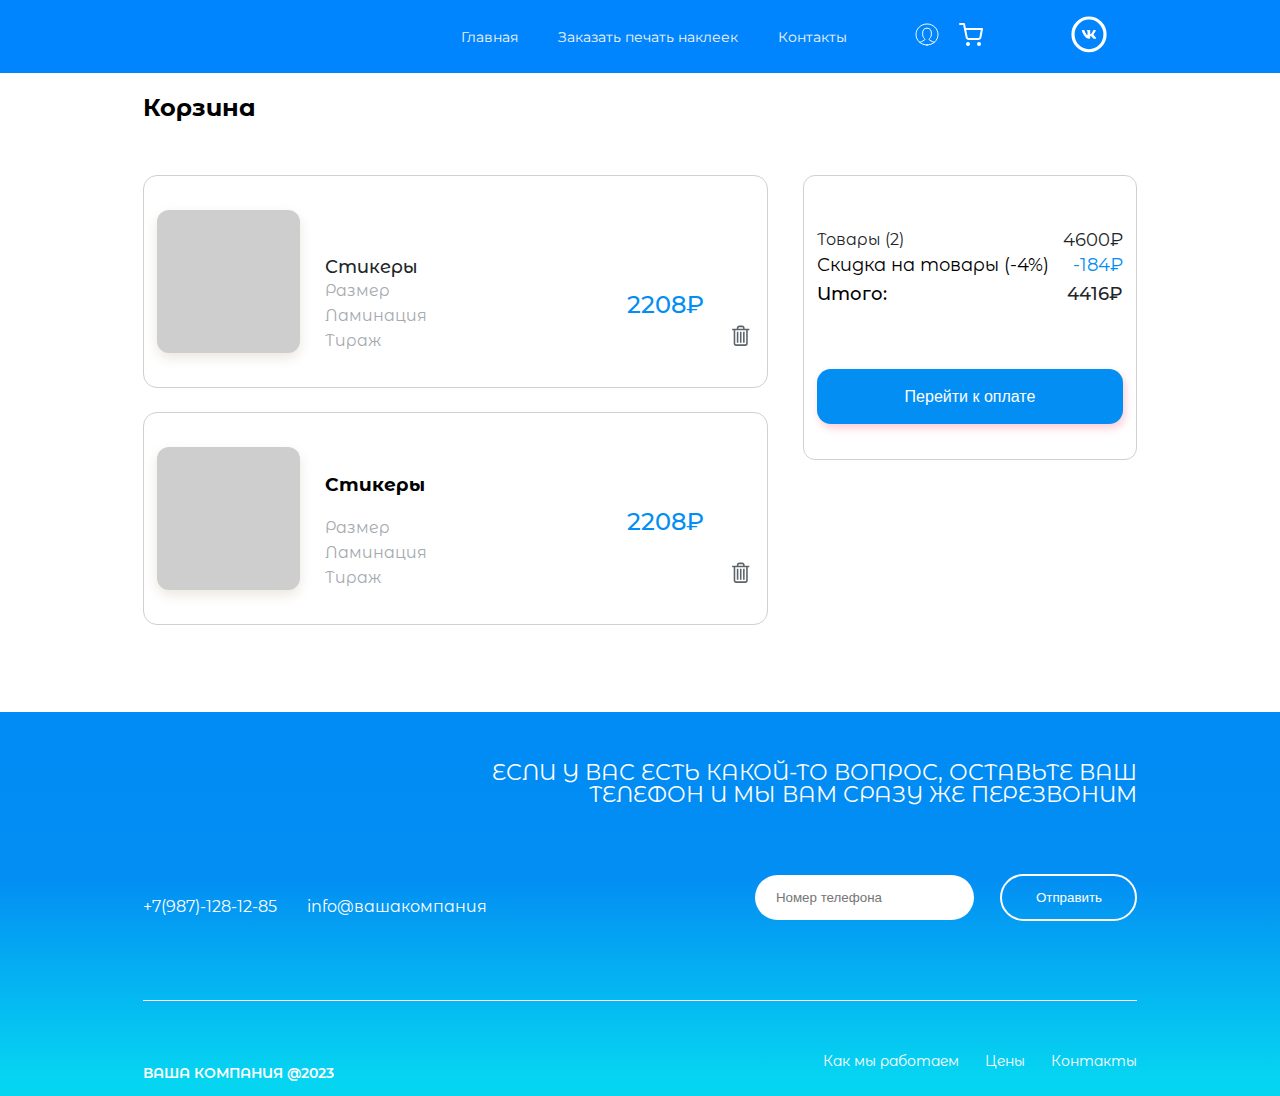
<file: basket.html>
<!DOCTYPE html>
<html lang="ru">

<head>
    <meta charset="UTF-8" />
    <meta name="viewport" content="width=device-widtch, initial-scale=1.0" />
    <meta name="keywords" content="ключевые слова" />
    <meta name="description" content="описание" />
    <meta name="author" content="Mikhail" />
    <link rel="preconnect" href="https://fonts.googleapis.com" />
    <link rel="preconnect" href="https://fonts.gstatic.com" crossorigin />
    <link rel="preconnect" href="https://fonts.googleapis.com">
    <link rel="preconnect" href="https://fonts.gstatic.com" crossorigin>
    <link href="https://fonts.googleapis.com/css2?family=Montserrat+Alternates:wght@400;500;600;700&family=Montserrat:wght@700&display=swap" rel="stylesheet">
    <link rel="stylesheet" href="https://cdn.jsdelivr.net/npm/swiper@9/swiper-bundle.min.css" />
    <link rel="stylesheet" href="./css/style.css" />
    <title>название</title>
</head>

<body class="page">
    <header class="header">
        <div class="container">
            <div id="menuToggle">
                <input type="checkbox" />
                <span></span>
                <span></span>
                <span></span>
                <ul id="menu">
                    <a href="#">
                        <li>Home</li>
                    </a>
                    <a href="#">
                        <li>About</li>
                    </a>
                    <a href="#">
                        <li>Info</li>
                    </a>
                    <a href="#">
                        <li>Contact</li>
                    </a>
                    <a href="https://erikterwan.com/" target="_blank">
                        <li>Show me more</li>
                    </a>
                </ul>
            </div>
            <nav class="header__nav">
                <ul class="site__navigation">
                    <li class="site__navigation--item">
                        <a href="#" class="site__navigation--link">Главная</a>
                    </li>
                    <li class="site__navigation--item">
                        <a href="order.html" class="site__navigation--link">Заказать печать наклеек</a>
                    </li>

                    <li class="site__navigation--item">
                        <a href="contacts.html" class="site__navigation--link">Контакты</a>
                    </li>
                </ul>
                <ul class="header__contact--register">
                    <li class="header__contact--list">
                        <a href="user.html" class="header__contact--user"><img src="./images/profile.svg" alt="профиль"></li>
                    <li class="header__contact--list">
                        <a href="basket.html" class="header__contact--user"><img src="./images/basket.svg" alt="корзина"></li>
                </ul>
                <ul class="header__contacts--social">
                    <li class="header__contacts--item">
                        <a href="#" class="header__contacts--link"><img src="./images/vk.svg" alt="Vkontakte" class="header__contacts--img" /></a>
                    </li>
                </ul>
                <button class="header__btn">Заказать звонок</button>
                <div class="menu-burger__header">
                    <span></span>
                </div>
            </nav>
        </div>
    </header>
    <main>
        <section class="basket">
            <div class="container">
                <h2 class="basket__title">Корзина</h2>
                <div class="basket__inner">
                    <div class="basket__list">
                        <div class="basket__item">
                            <div class="basket__foto"></div>
                            <div class="basket__discription">
                                <div class="basket__discription-list">
                                    <h3 class=basket__discription-title ">Стикеры</h3>
                        <p class="basket__discription-text ">Размер</p>
                        <p class="basket__discription-text ">Ламинация</p>
                        <p class="basket__discription-text ">Тираж</p>
                    </div>                   
                    <div class="basket__order ">2208₽</div>
                    </div>
                    <div class="basket__img "><a href="# "><img src="./images/basket_1.svg " alt="корзина "></a></div>
                </div>
                <div class="basket__item ">
                    <div class="basket__foto "></div>
                    <div class="basket__discription ">
                        <div class="basket__discription-list ">
                        <h3 class=basket__discription-title">Стикеры</h3>
                                    <p class="basket__discription-text">Размер</p>
                                    <p class="basket__discription-text">Ламинация</p>
                                    <p class="basket__discription-text">Тираж</p>
                                </div>
                                <div class="basket__order">2208₽</div>
                            </div>
                            <div class="basket__img">
                                <a href="#"><img src="./images/basket_1.svg" alt="корзина"></a>
                            </div>
                        </div>
                    </div>
                    <div class="basket__box">
                        <div class="basket__box-inner">
                            <ul class="basket__box-item">
                                <li class="box__item-list">
                                    <h4 class="basket__box-subtitle">Товары (2) </h4>
                                    <p class="basket__box-text">4600₽</p>
                                </li>
                                <li class="box__item-list">
                                    <h4 class="basket__box-title">Скидка на товары (-4%) </h4>
                                    <p class="basket__box-text basket__box-text-color"> -184₽</p>
                                </li>
                                <li class="box__item-list">
                                    <h4 class="basket__box-title basket__box-title-bold">Итого: </h4>
                                    <p class="basket__box-text basket__box-title-bold"> 4416₽</p>
                                </li>
                            </ul>
                            <button class="basket__btn">Перейти к оплате</button>
                        </div>
                    </div>
                </div>
            </div>
        </section>
    </main>
    <footer class="footer">
        <div class="container">
            <div class="footer__wrap">
                <div class="footer__wrap-contact">
                    <ul class="footer__list">
                        <li class="footer__item"><a href="tel:+79871281285" class="footer__caal">+7(987)-128-12-85</a></li>
                        <li class="footer_item"><a href=" mailto:info@вашакомпания" class="footer__mail">info@вашакомпания</a></li>
                    </ul>
                </div>
                <div class="form__wrap-form">
                    <h2 class="footer__title">ЕСЛИ У ВАС ЕСТЬ КАКОЙ-ТО ВОПРОС, ОСТАВЬТЕ ВАШ ТЕЛЕФОН И МЫ ВАМ СРАЗУ ЖЕ ПЕРЕЗВОНИМ</h2>
                    <form class="form__box-tel" method="post">
                        <input name="phone" class="form__box-number" type="tel" pattern="[0-9]{1}-[0-9]{3}-[0-9]{3}" placeholder="Номер телефона">
                        <input name="phone_submit" class="form__box-btn" type="submit" value="Отправить">
                    </form>
                </div>
            </div>
            <div class="footer__copy-link">
                <div class="footer__copyright">
                    <p class="footer__copyright-text">ВАША КОМПАНИЯ @2023</p>
                </div>

                <ul class="footer__item">
                    <li><a href="#" class="footer-items-link">Как мы работаем</a></li>
                    <li><a href="#" class="footer-items-link">Цены</a></li>
                    <li><a href="#" class="footer-items-link">Контакты</a></li>
                </ul>
            </div>
        </div>
    </footer>
    <script src="https://cdn.jsdelivr.net/npm/swiper@9/swiper-bundle.min.js"></script>
    <script src="http://ajax.googleapis.com/ajax/libs/jquery/1.11.0/jquery.min.js"></script>
    <script src="js/main.js"></script>
    <script src="js/script.js"></script>
    <script src="js/form.js"></script>
</body>

</html>
</file>
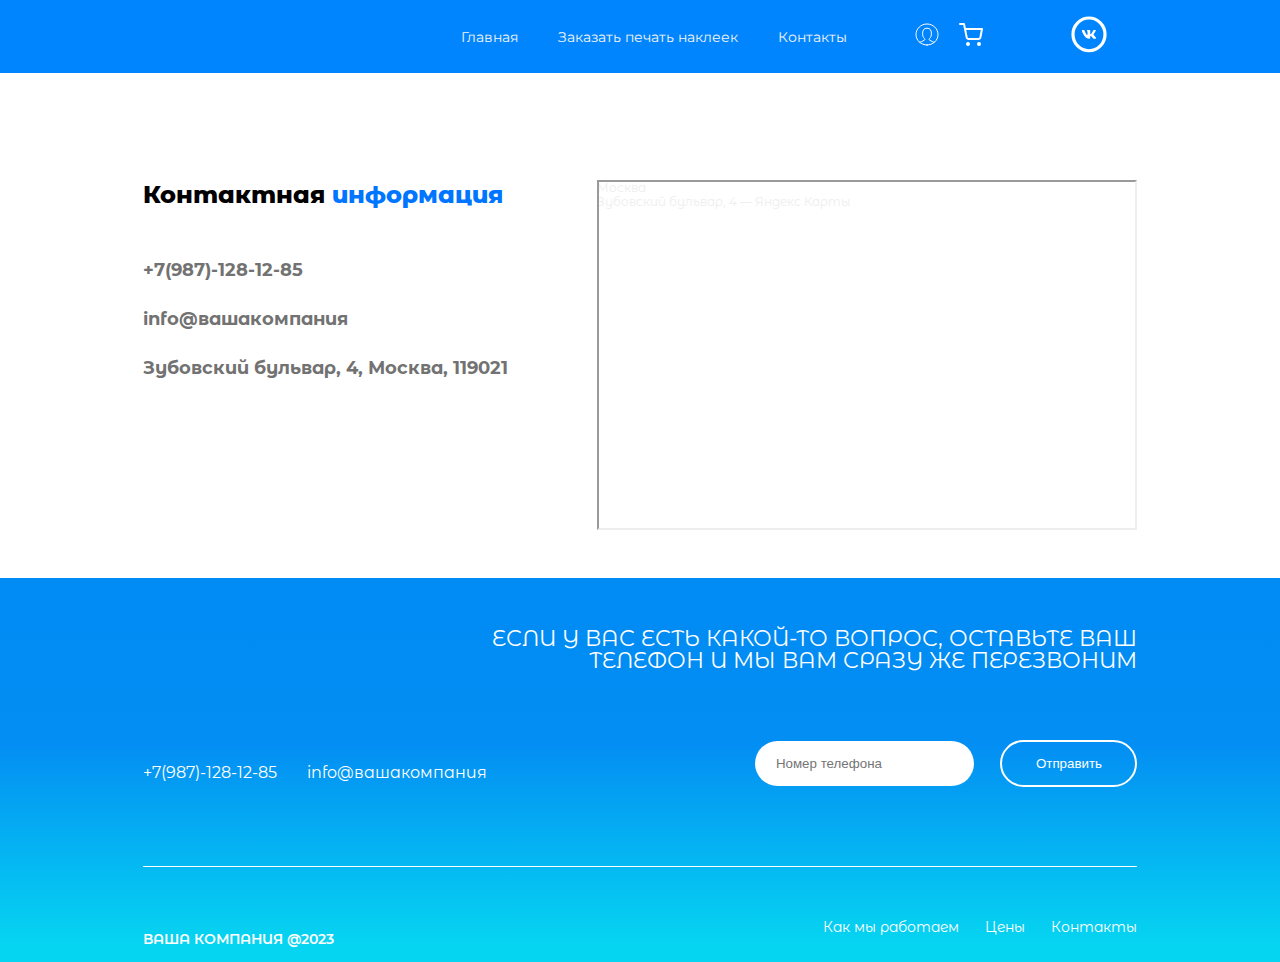
<file: contacts.html>
<!DOCTYPE html>
<html lang="ru">

<head>
    <meta charset="UTF-8" />
    <meta name="viewport" content="width=device-widtch, initial-scale=1.0" />
    <meta name="keywords" content="ключевые слова" />
    <meta name="description" content="описание" />
    <meta name="author" content="Mikhail" />
    <link rel="preconnect" href="https://fonts.googleapis.com" />
    <link rel="preconnect" href="https://fonts.gstatic.com" crossorigin />
    <link rel="preconnect" href="https://fonts.googleapis.com">
    <link rel="preconnect" href="https://fonts.gstatic.com" crossorigin>
    <link href="https://fonts.googleapis.com/css2?family=Montserrat+Alternates:wght@400;500;600;700&family=Montserrat:wght@700&display=swap" rel="stylesheet">
    <link rel="stylesheet" href="https://cdn.jsdelivr.net/npm/swiper@9/swiper-bundle.min.css" />
    <link rel="stylesheet" href="./css/style.css" />
    <title>название</title>
</head>

<body class="page">
    <header class="header">
        <div class="container">
            <div id="menuToggle">
                <input type="checkbox" />
                <span></span>
                <span></span>
                <span></span>
                <ul id="menu">
                    <a href="#">
                        <li>Home</li>
                    </a>
                    <a href="#">
                        <li>About</li>
                    </a>
                    <a href="#">
                        <li>Info</li>
                    </a>
                    <a href="#">
                        <li>Contact</li>
                    </a>
                    <a href="https://erikterwan.com/" target="_blank">
                        <li>Show me more</li>
                    </a>
                </ul>
            </div>
            <nav class="header__nav">
                <ul class="site__navigation">
                    <li class="site__navigation--item">
                        <a href="#" class="site__navigation--link">Главная</a>
                    </li>
                    <li class="site__navigation--item">
                        <a href="order.html" class="site__navigation--link">Заказать печать наклеек</a>
                    </li>

                    <li class="site__navigation--item">
                        <a href="contacts.html" class="site__navigation--link">Контакты</a>
                    </li>
                </ul>
                <ul class="header__contact--register">
                    <li class="header__contact--list">
                        <a href="user.html" class="header__contact--user"><img src="./images/profile.svg" alt="профиль"></li>
                    <li class="header__contact--list">
                        <a href="basket.html" class="header__contact--user"><img src="./images/basket.svg" alt="корзина"></li>
                </ul>
                <ul class="header__contacts--social">
                    <li class="header__contacts--item">
                        <a href="#" class="header__contacts--link"><img src="./images/vk.svg" alt="Instagram" class="header__contacts--img" /></a>
                    </li>
                </ul>
                <button class="header__btn">Заказать звонок</button>
                <div class="menu-burger__header">
                    <span></span>
                </div>
            </nav>
        </div>
    </header>
    <main>
        <section class="contacts">
            <div class="container">
                <div class="contacts__inner">
                    <div class="contacts__inner-info">
                        <h2 class="contacts__inner-title">Контактная <span class="contacts__inner-bold">информация</span></h2>
                        <ul class="contacts__list">
                            <li class="contacts__item"><a href="tel:+79871281285" class="contacts__caal">+7(987)-128-12-85</a></li>
                            <li class="contacts_item"><a href=" mailto:info@вашакомпания" class="contacts__mail">info@вашакомпания</a></li>
                            <li class="contacts_item">
                                <p class="contacts__adres">Зубовский бульвар, 4, Москва, 119021</p>
                            </li>
                        </ul>
                    </div>
                    <div class="contacts__inner-maps">
                        <div style="position:relative;overflow:hidden;"><a href="https://yandex.ru/maps/213/moscow/?utm_medium=mapframe&utm_source=maps" style="color:#eee;font-size:12px;position:absolute;top:0px;">Москва</a><a href="https://yandex.ru/maps/213/moscow/house/zubovskiy_bulvar_4/Z04Ycw5gSEEAQFtvfXtydnlgYw==/?from=tabbar&ll=37.591406%2C55.737441&source=serp_navig&utm_medium=mapframe&utm_source=maps&z=16.21"
                                style="color:#eee;font-size:12px;position:absolute;top:14px;">Зубовский бульвар, 4 — Яндекс Карты</a><iframe src="https://yandex.ru/map-widget/v1/?from=tabbar&ll=37.591406%2C55.737441&mode=search&ol=geo&ouri=ymapsbm1%3A%2F%2Fgeo%3Fdata%3DCgg1NjkzMzAzNRJA0KDQvtGB0YHQuNGPLCDQnNC-0YHQutCy0LAsINCX0YPQsdC-0LLRgdC60LjQuSDQsdGD0LvRjNCy0LDRgCwgNCIKDU5cFkIVPPNeQg%2C%2C&source=serp_navig&z=16.21"
                                width="745" height="408" frameborder="1" allowfullscreen="true" style="position:relative;"></iframe></div>
                    </div>
                </div>
            </div>
        </section>
    </main>
    <footer class="footer">
        <div class="container">
            <div class="footer__wrap">
                <div class="footer__wrap-contact">
                    <ul class="footer__list">
                        <li class="footer__item"><a href="tel:+79871281285" class="footer__caal">+7(987)-128-12-85</a></li>
                        <li class="footer_item"><a href=" mailto:info@вашакомпания" class="footer__mail">info@вашакомпания</a></li>
                    </ul>
                </div>
                <div class="form__wrap-form">
                    <h2 class="footer__title">ЕСЛИ У ВАС ЕСТЬ КАКОЙ-ТО ВОПРОС, ОСТАВЬТЕ ВАШ ТЕЛЕФОН И МЫ ВАМ СРАЗУ ЖЕ ПЕРЕЗВОНИМ</h2>
                    <form class="form__box-tel" method="post">
                        <input name="phone" class="form__box-number" type="tel" pattern="[0-9]{1}-[0-9]{3}-[0-9]{3}" placeholder="Номер телефона">
                        <input name="phone_submit" class="form__box-btn" type="submit" value="Отправить">
                    </form>
                </div>
            </div>
            <div class="footer__copy-link">
                <div class="footer__copyright">
                    <p class="footer__copyright-text">ВАША КОМПАНИЯ @2023</p>
                </div>

                <ul class="footer__item">
                    <li><a href="#" class="footer-items-link">Как мы работаем</a></li>
                    <li><a href="#" class="footer-items-link">Цены</a></li>
                    <li><a href="#" class="footer-items-link">Контакты</a></li>
                </ul>
            </div>
        </div>
    </footer>
    <script src="https://cdn.jsdelivr.net/npm/swiper@9/swiper-bundle.min.js"></script>
    <script src="http://ajax.googleapis.com/ajax/libs/jquery/1.11.0/jquery.min.js"></script>
    <script src="js/main.js"></script>
    <script src="js/script.js"></script>
    <script src="js/form.js"></script>
</body>

</html>
</file>
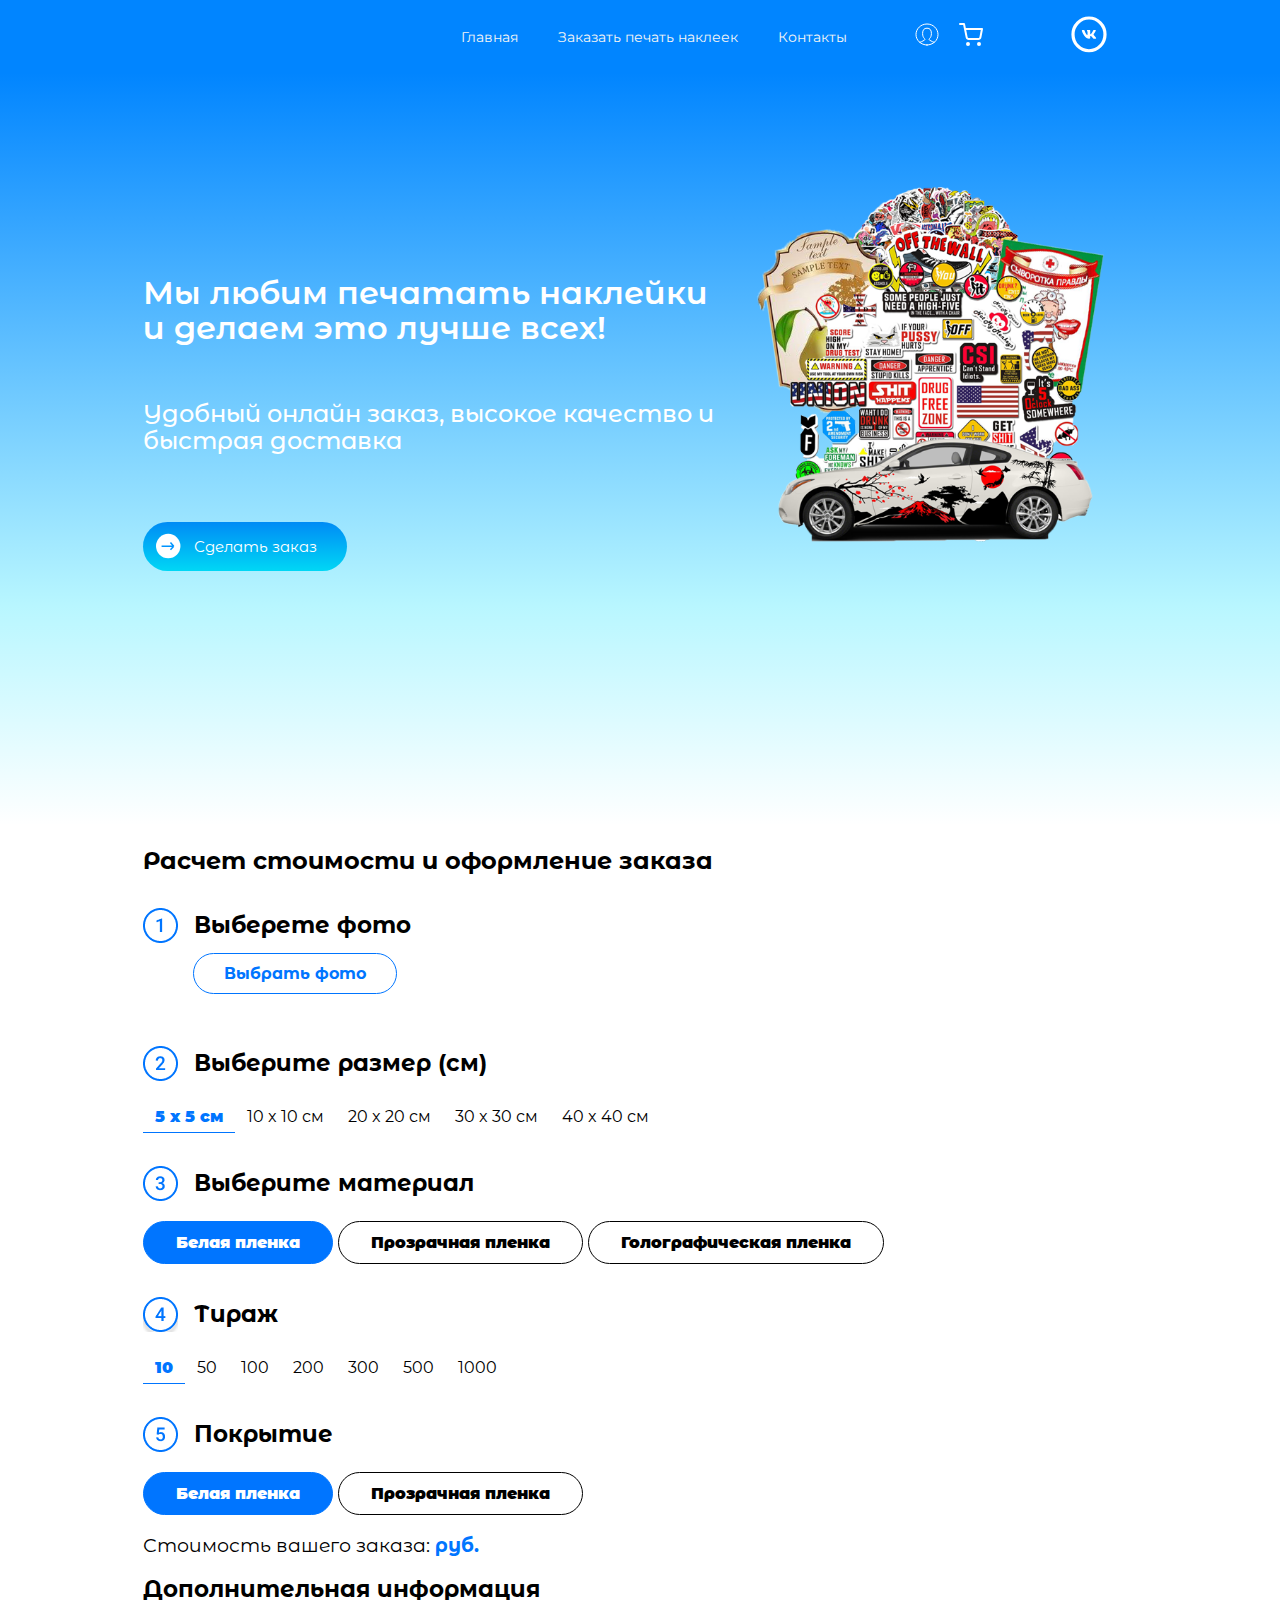
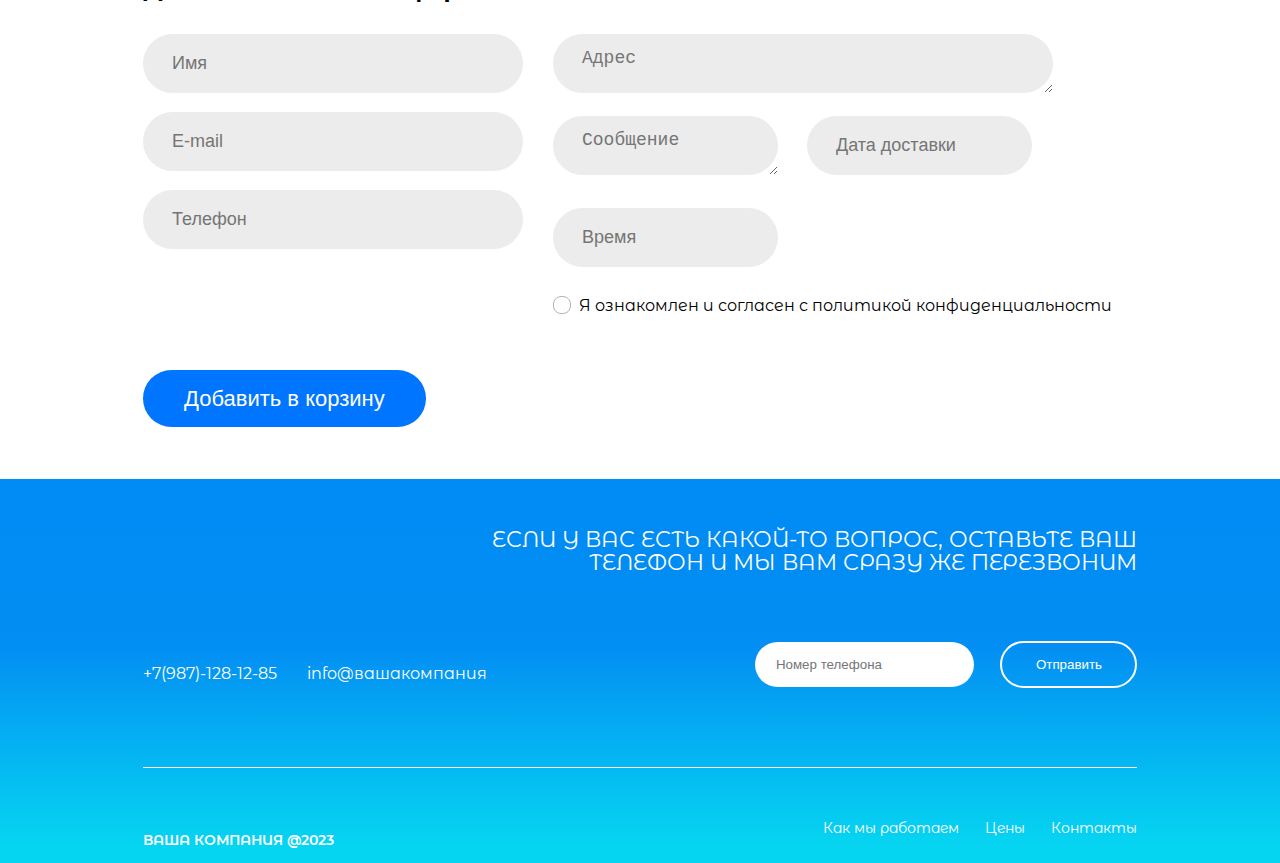
<file: order.html>
<!DOCTYPE html>
<html lang="ru">

<head>
    <meta charset="UTF-8" />
    <meta name="viewport" content="width=device-widtch, initial-scale=1.0" />
    <meta name="keywords" content="ключевые слова" />
    <meta name="description" content="описание" />
    <meta name="author" content="Mikhail" />
    <link rel="preconnect" href="https://fonts.googleapis.com" />
    <link rel="preconnect" href="https://fonts.gstatic.com" crossorigin />
    <link rel="preconnect" href="https://fonts.googleapis.com">
    <link rel="preconnect" href="https://fonts.gstatic.com" crossorigin>
    <link href="https://fonts.googleapis.com/css2?family=Montserrat+Alternates:wght@400;500;600;700&family=Montserrat:wght@700&display=swap" rel="stylesheet">
    <link rel="stylesheet" href="https://cdn.jsdelivr.net/npm/swiper@9/swiper-bundle.min.css" />
    <link rel="stylesheet" href="./css/style.css" />
    <title>название</title>
</head>

<body class="page">
    <header class="header">
        <div class="container">
            <div id="menuToggle">
                <input type="checkbox" />
                <span></span>
                <span></span>
                <span></span>
                <ul id="menu">
                    <a href="#">
                        <li>Home</li>
                    </a>
                    <a href="#">
                        <li>About</li>
                    </a>
                    <a href="#">
                        <li>Info</li>
                    </a>
                    <a href="#">
                        <li>Contact</li>
                    </a>
                    <a href="https://erikterwan.com/" target="_blank">
                        <li>Show me more</li>
                    </a>
                </ul>
            </div>
            <nav class="header__nav">
                <ul class="site__navigation">
                    <li class="site__navigation--item">
                        <a href="index.html" class="site__navigation--link">Главная</a>
                    </li>
                    <li class="site__navigation--item">
                        <a href="order.html" class="site__navigation--link">Заказать печать наклеек</a>
                    </li>

                    <li class="site__navigation--item">
                        <a href="contacts.html" class="site__navigation--link">Контакты</a>
                    </li>
                </ul>
                <ul class="header__contact--register">
                    <li class="header__contact--list">
                        <a href="user.html" class="header__contact--user"><img src="./images/profile.svg" alt="профиль"></li>
                    <li class="header__contact--list">
                        <a href="basket.html" class="header__contact--user"><img src="./images/basket.svg" alt="корзина"></li>
                </ul>
                <ul class="header__contacts--social">
                    <li class="header__contacts--item">
                        <a href="#" class="header__contacts--link"><img src="./images/vk.svg" alt="Instagram" class="header__contacts--img" /></a>
                    </li>
                </ul>
                <button class="header__btn">Заказать звонок</button>
                <div class="menu-burger__header">
                    <span></span>
                </div>
            </nav>
        </div>
    </header>
    <main>
        <section class="hero">
            <div class="container">
                <div class="hero__content">
                    <div class="hero__item">
                        <h1 class="hero__title">Мы любим печатать наклейки и делаем это лучше всех!</h1>
                        <p class="hero__text">Удобный онлайн заказ, высокое качество и быстрая доставка</p>
                        <button class="hero__btn"><img src="./images/arrow.svg" alt="стрелка" class="hero__btn--img">Сделать заказ</button>
                    </div>
                    <div class="hero__img">
                        <img src="./images/2.png" alt="логотип наклеек" class="hero__foto">
                    </div>
                </div>
            </div>
        </section>
        <section class="order" id="order">
            <div class="container">
                <form action="#" class="form__body" id="form" onsubmit="send(event, 'send.php')">
                    <h2 class="order__title">Расчет стоимости и оформление заказа</h2>
                    <div class="form__label">
                        <div class="label__list">
                            <img src="./images/form_one.png" alt="цифра один" class="label__img">
                            <h4 class="label__title">Выберете фото</h4>
                        </div>
                        <div class="form__file">
                            <div class="file__item">
                                <input id="formImage" accept=".jpg, .png, .gif" type="file" name="image" class="file__input">
                                <div class="file__btn">Выбрать фото</div>
                            </div>
                            <div id="formPreview" class="file__preview"></div>
                        </div>
                        <div class="label__list">
                            <img src="./images/form_two.png" alt="цифра два" class="label__img">
                            <h4 class="label__title">Выберите размер (см)</h4>
                        </div>
                        <div class="rabs" id="width">
                            <input type="radio" id="tab-1" name="size" checked>
                            <label for="tab-1">5 x 5 см</label>
                            <input type="radio" id="tab-2" name="size">
                            <label for="tab-2">10 x 10 см</label>
                            <input type="radio" id="tab-3" name="size">
                            <label for="tab-3">20 x 20 см</label>
                            <input type="radio" id="tab-4" name="size">
                            <label for="tab-4">30 x 30 см</label>
                            <input type="radio" id="tab-5" name="size">
                            <label for="tab-5">40 x 40 см</label>
                            <input type="radio" id="tab-5" name="size">
                        </div>
                        <div class="label__list">
                            <img src="./images/form__three.png" alt="цифра три" class="label__img">
                            <h4 class="label__title">Выберите материал</h4>
                        </div>
                        <div class="mat">
                            <input type="radio" id="mat-1" name="mat" checked>
                            <label for="mat-1">Белая пленка</label>
                            <input type="radio" id="mat-2" name="mat">
                            <label for="mat-2">Прозрачная пленка</label>
                            <input type="radio" id="mat-3" name="mat">
                            <label for="mat-3">Голографическая пленка</label>
                        </div>
                        <div class="label__list">
                            <img src="./images/form__four.png" alt="цифра четыре" class="label__img">
                            <h4 class="label__title">Тираж</h4>
                        </div>
                        <div class="tir">
                            <input type="radio" id="tir-1" name="tir" checked>
                            <label for="tir-1">10</label>
                            <input type="radio" id="tir-2" name="tir">
                            <label for="tir-2">50</label>
                            <input type="radio" id="tir-3" name="tir">
                            <label for="tir-3">100</label>
                            <input type="radio" id="tir-4" name="tir">
                            <label for="tir-4">200</label>
                            <input type="radio" id="tir-5" name="tir">
                            <label for="tir-5">300</label>
                            <input type="radio" id="tir-6" name="tir">
                            <label for="tir-6">500</label>
                            <input type="radio" id="tir-7" name="tir">
                            <label for="tir-7">1000</label>
                        </div>
                        <div class="label__list">
                            <img src="./images/form_five.png" alt="цифра пять" class="label__img">
                            <h4 class="label__title">Покрытие</h4>
                        </div>
                        <div class="cover">
                            <input type="radio" id="cov-1" name="cov" checked>
                            <label for="cov-1">Белая пленка</label>
                            <input type="radio" id="cov-2" name="cov">
                            <label for="cov-2">Прозрачная пленка</label>
                        </div>
                        <div class="form__price">
                            <p class="form__price-title">Стоимость вашего заказа:<span class="form__price-bold">  руб.</span>
                            </p>
                        </div>
                        <div class="form__footer">
                            <h4 class="form__footer-title">Дополнительная информация</h4>
                            <div class="form__list">
                                <div class="form__list-left">
                                    <div class="form__item">
                                        <label for="formName" class="form__label"></label>
                                        <input id="formName" type="text" name="name" class="form__input" placeholder="Имя">
                                    </div>
                                    <div class="form__item">
                                        <label for="formEmail" class="form__label"></label>
                                        <input id="formEmail" type="text" name="email" class="form__input" placeholder="E-mail">
                                    </div>
                                    <div class="form__item">
                                        <label for="formTell" class="form__label"></label>
                                        <input id="formTell" type="text" name="tell" class="form__input" placeholder="Телефон">
                                    </div>
                                </div>
                                <div class="form__list-right">
                                    <div class="form__item">
                                        <label for="formAdres" class="form__label"></label>
                                        <textarea id="formAdres" name="message" class="form__input-message" placeholder="Адрес"></textarea>
                                    </div>
                                    <div class="form__list-footer">
                                        <div class="form__item">
                                            <label for="formMessage" class="form__label"></label>
                                            <textarea id="formMessage" name="message" class="form__input-coment" placeholder="Сообщение"></textarea>
                                        </div>
                                        <div class="form__item">
                                            <label for="formData" class="form__label"></label>
                                            <input id="formData" type="number" name="data" class="form__input-data" placeholder="Дата доставки">
                                        </div>
                                        <div class="form__item">
                                            <label for="formTime" class="form__label"></label>
                                            <input id="formTime" type="number" name="time" class="form__input-data" placeholder="Время">
                                        </div>
                                        <div class="form__item">
                                            <div class="checkbox">
                                                <input id="politics" class="checkbox__input" type="checkbox" name="agreement" onclick="check();" value="" autocomplete="off">
                                                <label for="politics" class="checkbox__label">Я ознакомлен и согласен с политикой конфиденциальности</label>
                                            </div>
                                        </div>
                                    </div>
                                </div>
                            </div>
                            <div class="form__item">
                                <input name="submit" disabled="" class="form__btn" type="submit" value="Добавить в корзину">
                            </div>
                        </div>
                </form>
                </div>
        </section>
    </main>
    <footer class="footer">
        <div class="container">
            <div class="footer__wrap">
                <div class="footer__wrap-contact">
                    <ul class="footer__list">
                        <li class="footer__item"><a href="tel:+79871281285" class="footer__caal">+7(987)-128-12-85</a></li>
                        <li class="footer_item"><a href=" mailto:info@вашакомпания" class="footer__mail">info@вашакомпания</a></li>
                    </ul>
                </div>
                <div class="form__wrap-form">
                    <h2 class="footer__title">ЕСЛИ У ВАС ЕСТЬ КАКОЙ-ТО ВОПРОС, ОСТАВЬТЕ ВАШ ТЕЛЕФОН И МЫ ВАМ СРАЗУ ЖЕ ПЕРЕЗВОНИМ</h2>
                    <form class="form__box-tel" method="post">
                        <input name="phone" class="form__box-number" type="tel" pattern="[0-9]{1}-[0-9]{3}-[0-9]{3}" placeholder="Номер телефона">
                        <input name="phone_submit" class="form__box-btn" type="submit" value="Отправить">
                    </form>
                </div>
            </div>
            <div class="footer__copy-link">
                <div class="footer__copyright">
                    <p class="footer__copyright-text">ВАША КОМПАНИЯ @2023</p>
                </div>
                <ul class="footer__item">
                    <li><a href="#" class="footer-items-link">Как мы работаем</a></li>
                    <li><a href="#" class="footer-items-link">Цены</a></li>
                    <li><a href="#" class="footer-items-link">Контакты</a></li>
                </ul>
            </div>
        </div>
    </footer>
    <script src="https://cdn.jsdelivr.net/npm/swiper@9/swiper-bundle.min.js"></script>
    <script src="http://ajax.googleapis.com/ajax/libs/jquery/1.11.0/jquery.min.js"></script>
    <script src="js/main.js"></script>
    <script src="js/script.js"></script>
    <script src="js/form.js"></script>
</body>

</html>
</file>
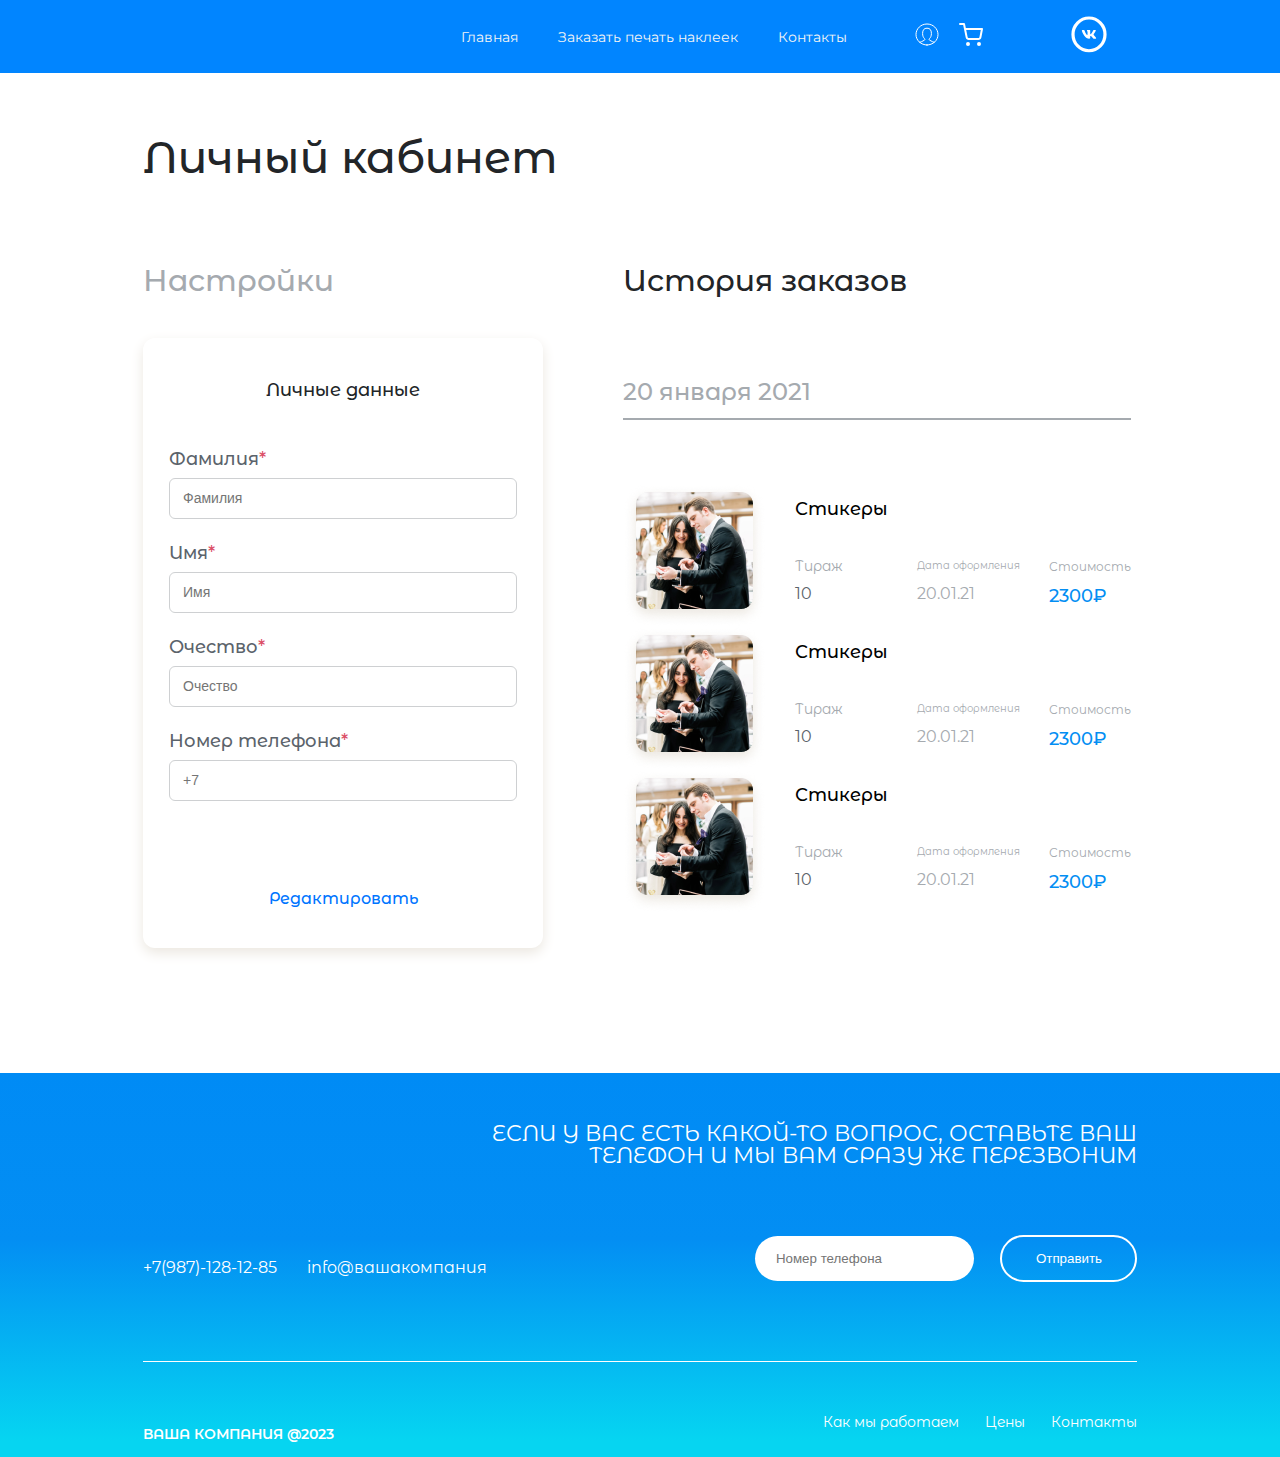
<file: user.html>
<!DOCTYPE html>
<html lang="ru">

<head>
    <meta charset="UTF-8" />
    <meta name="viewport" content="width=device-widtch, initial-scale=1.0" />
    <meta name="keywords" content="ключевые слова" />
    <meta name="description" content="описание" />
    <meta name="author" content="Mikhail" />
    <link rel="preconnect" href="https://fonts.googleapis.com" />
    <link rel="preconnect" href="https://fonts.gstatic.com" crossorigin />
    <link rel="preconnect" href="https://fonts.googleapis.com">
    <link rel="preconnect" href="https://fonts.gstatic.com" crossorigin>
    <link href="https://fonts.googleapis.com/css2?family=Montserrat+Alternates:wght@400;500;600;700&family=Montserrat:wght@700&display=swap" rel="stylesheet">
    <link rel="stylesheet" href="https://cdn.jsdelivr.net/npm/swiper@9/swiper-bundle.min.css" />
    <link rel="stylesheet" href="./css/style.css" />
    <title>название</title>
</head>

<body class="page">
    <header class="header">
        <div class="container">
            <div id="menuToggle">
                <input type="checkbox" />
                <span></span>
                <span></span>
                <span></span>
                <ul id="menu">
                    <a href="#">
                        <li>Home</li>
                    </a>
                    <a href="#">
                        <li>About</li>
                    </a>
                    <a href="#">
                        <li>Info</li>
                    </a>
                    <a href="#">
                        <li>Contact</li>
                    </a>
                    <a href="https://erikterwan.com/" target="_blank">
                        <li>Show me more</li>
                    </a>
                </ul>
            </div>
            <nav class="header__nav">
                <ul class="site__navigation">
                    <li class="site__navigation--item">
                        <a href="#" class="site__navigation--link">Главная</a>
                    </li>
                    <li class="site__navigation--item">
                        <a href="order.html" class="site__navigation--link">Заказать печать наклеек</a>
                    </li>

                    <li class="site__navigation--item">
                        <a href="contacts.html" class="site__navigation--link">Контакты</a>
                    </li>
                </ul>
                <ul class="header__contact--register">
                    <li class="header__contact--list">
                        <a href="user.html" class="header__contact--user"><img src="./images/profile.svg" alt="профиль"></li>
                    <li class="header__contact--list">
                        <a href="basket.html" class="header__contact--user"><img src="./images/basket.svg" alt="корзина"></li>
                </ul>
                <ul class="header__contacts--social">
                    <li class="header__contacts--item">
                        <a href="#" class="header__contacts--link"><img src="./images/vk.svg" alt="Instagram" class="header__contacts--img" /></a>
                    </li>
                </ul>
                <button class="header__btn">Заказать звонок</button>
                <div class="menu-burger__header">
                    <span></span>
                </div>
            </nav>
        </div>
    </header>
    <main>
        <section class="settings">
            <div class="container">
                <h2 class="settings__title">Личный кабинет</h2>
                <div class="settings__inner">
                    <div class="settings__inner-user">
                        <h3 class="inner__user-title">Настройки</h3>
                        <form action="#" class="form__user" id="form">
                            <h2 class="form__user-title">Личные данные</h2>
                            <div class="form__item-user">
                                <p class="form__item-text">Фамилия<span class="form__item-bold">*</span></p>
                                <label for="formName" class="form__label"></label>
                                <input id="formName" type="text" name="name" class="form__input-user" placeholder="Фамилия">
                            </div>
                            <div class="form__item-user">
                                <p class="form__item-text">Имя<span class="form__item-bold">*</span></p>
                                <label for="formName" class="form__label"></label>
                                <input id="formName" type="text" name="name" class="form__input-user" placeholder="Имя">
                            </div>
                            <div class="form__item-user">
                                <p class="form__item-text">Очество<span class="form__item-bold">*</span></p>
                                <label for="formName" class="form__label"></label>
                                <input id="formName" type="text" name="name" class="form__input-user" placeholder="Очество">
                            </div>
                            <div class="form__item-user">
                                <p class="form__item-text">Номер телефона<span class="form__item-bold">*</span></p>
                                <label for="formName" class="form__label"></label>
                                <input id="formName" type="text" name="name" class="form__input-user" placeholder="+7">
                            </div>
                            <buttun class="form__user-btn">Редактировать</buttun>
                        </form>
                    </div>
                    <div class="settings__inner-history">
                        <h3 class="inner__history-title">История заказов</h3>
                        <p class="inner__history-text">20 января 2021</p>
                        <div class="inner__history-box">
                            <ul class="inner__history-list">
                                <li class="inner__history-item">
                                    <img src="./images/history_1.png" alt="картинка" class="history__item-img">
                                    <div class="inner__history-order">
                                        <h4 class="history__order-title">Стикеры</h4>
                                        <p class="history__order-subtitle">Тираж</p>
                                        <p class="history__order-text">10</p>
                                    </div>
                                    <div class="inner__history-data">
                                        <p class="history__data-subtitle">Дата оформления</p>
                                        <p class="history__data-text">20.01.21</p>
                                    </div>
                                    <div class="inner__history-cash">
                                        <p class="history__cash-subtitle">Стоимость</p>
                                        <p class="history__cash-text">2300₽</p>
                                    </div>
                                </li>
                                <li class="inner__history-item">
                                    <img src="./images/history_1.png" alt="картинка" class="history__item-img">
                                    <div class="inner__history-order">
                                        <h4 class="history__order-title">Стикеры</h4>
                                        <p class="history__order-subtitle">Тираж</p>
                                        <p class="history__order-text">10</p>
                                    </div>
                                    <div class="inner__history-data">
                                        <p class="history__data-subtitle">Дата оформления</p>
                                        <p class="history__data-text">20.01.21</p>
                                    </div>
                                    <div class="inner__history-cash">
                                        <p class="history__cash-subtitle">Стоимость</p>
                                        <p class="history__cash-text">2300₽</p>
                                    </div>
                                </li>
                                <li class="inner__history-item">
                                    <img src="./images/history_1.png" alt="картинка" class="history__item-img">
                                    <div class="inner__history-order">
                                        <h4 class="history__order-title">Стикеры</h4>
                                        <p class="history__order-subtitle">Тираж</p>
                                        <p class="history__order-text">10</p>
                                    </div>
                                    <div class="inner__history-data">
                                        <p class="history__data-subtitle">Дата оформления</p>
                                        <p class="history__data-text">20.01.21</p>
                                    </div>
                                    <div class="inner__history-cash">
                                        <p class="history__cash-subtitle">Стоимость</p>
                                        <p class="history__cash-text">2300₽</p>
                                    </div>
                                </li>
                            </ul>

                        </div>

                    </div>
                </div>
            </div>
        </section>
    </main>
    <footer class="footer">
        <div class="container">
            <div class="footer__wrap">
                <div class="footer__wrap-contact">
                    <ul class="footer__list">
                        <li class="footer__item"><a href="tel:+79871281285" class="footer__caal">+7(987)-128-12-85</a></li>
                        <li class="footer_item"><a href=" mailto:info@вашакомпания" class="footer__mail">info@вашакомпания</a></li>
                    </ul>
                </div>
                <div class="form__wrap-form">
                    <h2 class="footer__title">ЕСЛИ У ВАС ЕСТЬ КАКОЙ-ТО ВОПРОС, ОСТАВЬТЕ ВАШ ТЕЛЕФОН И МЫ ВАМ СРАЗУ ЖЕ ПЕРЕЗВОНИМ</h2>
                    <form class="form__box-tel" method="post">
                        <input name="phone" class="form__box-number" type="tel" pattern="[0-9]{1}-[0-9]{3}-[0-9]{3}" placeholder="Номер телефона">
                        <input name="phone_submit" class="form__box-btn" type="submit" value="Отправить">
                    </form>
                </div>
            </div>
            <div class="footer__copy-link">
                <div class="footer__copyright">
                    <p class="footer__copyright-text">ВАША КОМПАНИЯ @2023</p>
                </div>

                <ul class="footer__item">
                    <li><a href="#" class="footer-items-link">Как мы работаем</a></li>
                    <li><a href="#" class="footer-items-link">Цены</a></li>
                    <li><a href="#" class="footer-items-link">Контакты</a></li>
                </ul>
            </div>
        </div>
    </footer>
    <script src="https://cdn.jsdelivr.net/npm/swiper@9/swiper-bundle.min.js"></script>
    <script src="http://ajax.googleapis.com/ajax/libs/jquery/1.11.0/jquery.min.js"></script>
    <script src="js/main.js"></script>
    <script src="js/script.js"></script>
    <script src="js/form.js"></script>
</body>

</html>
</file>
<file: css/style.css>
* {
    box-sizing: border-box;
}

.page {
    font-family: "Montserrat", sans-serif;
    font-family: "Montserrat Alternates", sans-serif;
    margin: 0 auto;
}

a {
    text-decoration: none;
}

ul {
    padding: 0;
}

li {
    list-style: none;
}

.container {
    margin: 0 auto;
    max-width: 1315px;
    padding: 0 15px;
}

.header {
    margin: 0 auto;
    background-color: #0185ff;
}

#menuToggle {
    display: none;
}

.header__nav {
    margin: 0 auto;
    display: flex;
    align-items: center;
    justify-content: flex-end;
}

.site__navigation {
    margin: 0;
    display: flex;
    gap: 40px;
}

.site__navigation--link {
    margin: 0;
    text-decoration: none;
    color: #f5f5f5;
    font-size: 14px;
    line-height: 17.36px;
    font-family: "Montserrat";
}

.header__contact--register {
    display: flex;
    gap: 10px;
    padding: 0 68px;
}

.header__contacts--social {
    display: flex;
    gap: 10px;
    margin-right: 30px;
}

.header__btn {
    display: none;
    margin: 0;
    font-family: "Montserrat";
    font-size: 14px;
    line-height: 17.36px;
    font-weight: 400;
    color: #fff;
    padding: 17px 16px 17px 23px;
    border: 1px solid #ffffff;
    border-radius: 40px;
    background-color: #0185ff;
}

.hero {
    background: linear-gradient( 180deg, #0185ff 0%, rgba(0, 224, 255, 0.28) 70.83%, rgba(0, 224, 255, 0) 100%);
}

.hero__content {
    display: flex;
}

.hero__item {
    display: flex;
    flex-direction: column;
    align-items: flex-start;
    padding-bottom: 255px;
}

.hero__title {
    margin: 0;
    max-width: 705px;
    font-size: 48px;
    line-height: 58.51px;
    font-weight: 600;
    color: #fff;
    margin-top: 202px;
}

.hero__text {
    margin: 0;
    font-family: "Montserrat Alternates";
    width: 758px;
    margin-top: 55px;
    font-size: 32px;
    line-height: 39.68px;
    font-weight: 500;
    color: #fff;
    padding-bottom: 68px;
}

.hero__btn {
    margin: 0;
    font-family: "Montserrat Alternates";
    font-size: 15px;
    font-weight: 400;
    line-height: 19px;
    color: #fff;
    background: linear-gradient(180deg, #008bf5 0%, #00d7f5 100%);
    border-radius: 40px;
    padding: 11px 30px 12px 13px;
    border: none;
    display: flex;
    align-items: center;
    gap: 12.5px;
}

.hero__img {
    margin-top: 114px;
}

.works {
    margin: 0 40px;
}

.works__content {
    display: flex;
    flex-direction: column;
    align-items: center;
}

.works__title {
    margin: 0;
    font-family: "Montserrat Alternates";
    font-size: 35px;
    font-weight: 600;
    line-height: 57px;
    color: #0185ff;
    text-transform: uppercase
}

.swiper {
    width: 100%;
    height: 320px;
}

.swiper-slide {
    /* width: 406px;
  height: 322px; */
    overflow: hidden;
    border-radius: 20px;
}

.swiper-button-prev {
    background-image: url(../images/right.png);
    background-size: 52px 48px;
    background-position: center;
    width: 50px;
    height: 52px;
    background-repeat: no-repeat;
}

.swiper-button-next {
    background-image: url(../images/left.png);
    background-size: 52px 48px;
    background-position: center;
    width: 50px;
    height: 52px;
    background-repeat: no-repeat;
}

.swiper-button-next::after,
.swiper-button-prev::after {
    content: "";
}

.swiper-button-next,
.swiper-rtl .swiper-button-prev {
    right: var(--swiper-navigation-sides-offset, 0);
    left: auto;
}

.swiper-button-prev,
.swiper-rtl .swiper-button-next {
    left: var(--swiper-navigation-sides-offset, -1px);
    right: auto;
}

.swiper-horizontal>.swiper-pagination-bullets,
.swiper-pagination-bullets.swiper-pagination-horizontal,
.swiper-pagination-custom,
.swiper-pagination-fraction {
    bottom: var(--swiper-pagination-bottom, -5px);
    top: var(--swiper-pagination-top, auto);
    left: 0;
    width: 100%;
}

.swiper-image {
    width: 100%;
    height: 100%;
    object-fit: cover;
}

.swiper-container {
    margin-top: 44px;
    position: relative;
    width: 100%;
    height: 320px;
    padding: 0 27px;
}

.about__title {
    margin: 0 auto;
    font-size: 35px;
    line-height: 57px;
    font-weight: 600;
    color: #0185FF;
    text-align: center;
    margin-top: 92px;
}

.about__inner {
    margin-top: 82px;
}

.inner__list {
    display: flex;
    flex-wrap: wrap;
    gap: 20px;
}

.inner__item {
    width: 411px;
    background: #FFFFFF;
    box-shadow: 1px 1px 20px rgba(0, 139, 245, 0.7);
    border-radius: 30px;
    background-image: url(../images/cards_one.png);
    background-repeat: no-repeat;
    background-position: 90% 90%;
}

.inner__item--2 {
    background-image: url(../images/cards_two.png);
}

.inner__item--3 {
    background-image: url(../images/cards_three3.png);
}

.inner__item--4 {
    background-image: url(../images/cards_four.png);
}

.inner__item--5 {
    background-image: url(../images/cards_five.png);
}

.inner__item--6 {
    background-image: url(../images/cards_six.png);
}

.inner__item--head {
    display: flex;
    gap: 19px;
    align-items: center;
    padding: 20px 30px;
}

.inner__item--subtitle {
    margin: 0;
    font-size: 22px;
    line-height: 35px;
    font-weight: normal;
    letter-spacing: 2%;
    color: #0094FF;
}

.inner__item--text {
    margin: 0 auto;
    width: 350px;
    font-size: 14px;
    line-height: 18px;
    letter-spacing: 2%;
    color: #24272C;
    padding-bottom: 90px;
}

.inner__item--btn {
    margin: 0;
    background: #0075FF;
    border-radius: 14px;
    color: #fff;
    padding: 13px 22px;
    border: none;
    margin: 20px 30px;
}

.benefit__title {
    margin: 0 auto;
    font-size: 35px;
    line-height: 57px;
    font-weight: 600;
    color: #0185FF;
    text-align: center;
    margin-top: 56px;
    text-transform: uppercase;
}

.benefit__list {
    display: flex;
    align-items: center;
    text-align: center;
    margin-top: 71px;
    padding-bottom: 100px;
}

.benefit__item {
    margin: 0 auto;
    width: 278px;
}

.benefit__item--subtitle {
    margin: 0;
    font-size: 20px;
    line-height: 24px;
    font-weight: 500;
    color: #322B48;
    margin-top: 30px;
}

.benefit__text {
    font-size: 18px;
    line-height: 22px;
    font-weight: 400;
    margin-top: 30px;
    color: #4A5061;
}

.service {
    background: linear-gradient(0deg, rgba(0, 139, 245, 0.45), rgba(0, 139, 245, 0.45)), url(../image.png);
    position: relative;
    z-index: -22;
}

.service__description--title {
    margin: 0;
    font-size: 30px;
    line-height: 45px;
    font-weight: 500;
    color: #30235B;
}

.service__inner {
    margin: 0 auto;
    max-width: 1140px;
    background: #FFFFFF;
    border: 1px solid #F4F4F4;
    box-shadow: 0px 0px 4px 1px rgba(0, 0, 0, 0.25);
    border-radius: 10px;
    display: flex;
    justify-content: center;
    align-items: center;
    gap: 10px;
    padding: 69px 0;
    margin-bottom: -240px;
}

.service__description--subtitle {
    font-size: 16px;
    line-height: 25px;
    font-weight: 400;
    color: #4F5665;
    width: 517px;
}

.service__inner--btn {
    margin: 0;
    font-family: "Montserrat Alternates";
    font-size: 16px;
    font-weight: 500;
    line-height: 25px;
    color: #fff;
    background: #0075ff;
    border-radius: 5px;
    border: none;
    padding: 13px 17px;
    margin-top: 54px;
    margin-bottom: 54px;
}

.service__end {
    display: flex;
    flex-direction: column;
    align-items: center;
    gap: 48px;
    margin-top: 55px;
    padding-bottom: 109px;
    padding-top: 235px;
}

.service__end--title {
    margin: 0 auto;
    text-align: center;
    font-size: 40px;
    line-height: 48px;
    font-weight: 600;
    color: #fff;
    width: 708px;
}

.service__end--text {
    margin: 0 auto;
    font-family: "Montserrat Alternates";
    font-size: 20px;
    line-height: 24px;
    font-weight: 400;
    color: #fff;
    width: 516px;
}

.servise__end--btn {
    margin: 0 auto;
    text-align: center;
    color: #fff;
    font-size: 18px;
    line-height: 25px;
    font-weight: 500;
    padding: 14px 26px;
    background-color: #30235B;
    border-radius: 10px;
    border: none;
}

.footer {
    background: linear-gradient( 180deg, #008bf5 0%, #038ef3 43.23%, #06d5f1 95.83%);
}

.footer__wrap {
    display: flex;
    justify-content: space-between;
}

.footer__title {
    margin: 0;
    padding-top: 50px;
    font-size: 22px;
    line-height: 22.32px;
    font-weight: 400;
    text-align: right;
    color: #fff;
    max-width: 648px;
}

.form__box-tel {
    margin-top: 67px;
    padding-bottom: 79px;
    text-align: right;
}

.form__box-number {
    outline: none;
    background: linear-gradient(0deg, #FFFFFF, #FFFFFF);
    border-radius: 40px;
    border: none;
    max-width: 270px;
    padding: 15px 21px;
    color: #0094FF;
    margin-right: 22px;
}

.form__box-btn {
    margin: 0;
    border: 2px solid #FFFFFF;
    border-radius: 40px;
    padding: 14px 33px 14px 34px;
    color: #fff;
    background: none;
}

.footer__list {
    margin: 0;
    display: flex;
    gap: 65px;
    padding-top: 183px;
}

.footer__caal,
.footer__mail {
    margin: 0;
    font-size: 20px;
    line-height: 24.42px;
    font-weight: 400;
    text-decoration: none;
    color: #fff;
}

.footer__wrap {
    border-bottom-width: 1px;
    /* Толщина линии внизу */
    border-bottom-style: solid;
    /* Стиль линии внизу */
    border-bottom-color: white;
    /* Цвет линии внизу */
}

.footer__copy-link {
    margin-top: 50px;
    display: flex;
    justify-content: space-between;
    text-align: center;
    color: #fff;
}

.footer__item {
    margin: 0;
    display: flex;
    gap: 26px;
    padding: 0;
}

.footer-items-link {
    color: #fff;
    font-size: 14px;
    line-height: 17.36px;
}

.footer__copyright-text {
    color: #fff;
    font-size: 14px;
    line-height: 17.36px;
    font-weight: 600;
}

.label__title {
    margin: 0;
    font-size: 23px;
    line-height: 24px;
    font-weight: 700;
}

.label__list {
    display: flex;
    align-items: center;
    gap: 16px;
}

.file__item {
    position: relative;
}

.file__input {
    position: absolute;
    top: 0;
    left: 0;
    width: 100%;
    height: 100%;
    opacity: 0;
    font-size: 0;
    cursor: pointer;
}

.file__btn {
    display: inline-flex;
    border: 1px solid #0075FF;
    border-radius: 36px;
    color: #0075FF;
    font-size: 16px;
    line-height: 17px;
    font-weight: 700;
    padding: 11px 30px;
    margin-top: 10px;
    margin-left: 50px;
}

.file__preview {
    display: inline-block;
    max-width: 200px;
    padding: 10px 0px 0px 0px;
    margin-left: 50px;
}

.file__preview img {
    max-width: 100%;
}

.label__list {
    margin-top: 33px;
}

.form__price-title {
    margin: 0;
    font-size: 19px;
    line-height: 20px;
    margin-top: 21px;
}

.form__price-bold {
    color: #0075FF;
    font-weight: 700;
}

.form__footer-title {
    margin: 0;
    margin-top: 21px;
    font-size: 23px;
    line-height: 24px;
    font-weight: 700;
    padding-bottom: 33px;
}

.form__list {
    display: flex;
    gap: 30px;
}

.form__input {
    width: 380px;
    padding: 20px 0px 20px 29px;
    border: none;
    background-color: #ececec;
    border-radius: 43px;
    font-size: 18px;
    line-height: 19px;
    font-weight: 400;
}

input[type="text"]:focus {
    outline: none;
}

input[type="number"]:focus {
    outline: none;
}

textarea {
    outline: none;
    -moz-appearance: none;
    border: 1px solid #0075FF;
}

.form__input-message {
    width: 790px;
    padding: 15px 0px 6px 29px;
    border: none;
    background-color: #ececec;
    border-radius: 43px;
    font-size: 18px;
    line-height: 19px;
    font-weight: 400;
}

.form__input-data,
.form__input-coment {
    width: 225px;
    padding: 20px 0px 20px 29px;
    border: none;
    background-color: #ececec;
    border-radius: 43px;
    font-size: 18px;
    line-height: 19px;
    font-weight: 400;
}

.form__input-coment {
    padding: 15px 0px 6px 29px;
}

.form__list-left {
    display: flex;
    flex-direction: column;
    align-items: center;
    gap: 19px;
}

.form__list-right {
    display: flex;
    flex-direction: column;
    align-items: flex-start;
    gap: 19px;
}

.form__list-footer {
    display: flex;
    gap: 29px;
    flex-wrap: wrap;
}

.checkbox__input {
    position: absolute;
    z-index: -1;
    opacity: 0;
}

.checkbox__input+label {
    display: inline-flex;
    align-items: center;
    user-select: none;
}

.checkbox__input+label::before {
    content: '';
    display: inline-block;
    width: 1em;
    height: 1em;
    flex-shrink: 0;
    flex-grow: 0;
    border: 1px solid #adb5bd;
    border-radius: 0.5em;
    margin-right: 0.5em;
    background-repeat: no-repeat;
    background-position: center center;
    background-size: 50% 50%;
}

.checkbox__input:checked+label::before {
    border-color: #0b76ef;
    background-color: #0b76ef;
    background-image: url("data:image/svg+xml,%3csvg xmlns='http://www.w3.org/2000/svg' viewBox='0 0 8 8'%3e%3cpath fill='%23fff' d='M6.564.75l-3.59 3.612-1.538-1.55L0 4.26 2.974 7.25 8 2.193z'/%3e%3c/svg%3e");
}

.form__btn {
    margin: 0;
    background: linear-gradient(273.35deg, #0075FF 0.45%, #0075FF 105.52%);
    border-radius: 63px;
    color: #fff;
    border: none;
    font-size: 22px;
    line-height: 25px;
    padding: 16px 41px;
    margin-top: 52px;
    margin-bottom: 52px;
}

.contacts__inner {
    display: flex;
    justify-content: space-between;
    margin-top: 107px;
    margin-bottom: 44px;
}

.contacts__inner-title {
    margin: 0;
    font-size: 24px;
    line-height: 29px;
    font-weight: 800;
    color: #000;
}

.contacts__inner-bold {
    color: #0075FF;
}

.contacts__list {
    margin-top: 50px;
    display: flex;
    flex-direction: column;
    gap: 27px;
}

.contacts__caal,
.contacts__mail,
.contacts__adres {
    margin: 0;
    color: #727272;
    font-size: 18px;
    line-height: 22px;
    font-weight: 700;
}

.settings__title {
    margin: 0;
    margin-top: 58px;
    color: #222528;
    font-size: 44px;
    line-height: 52px;
    font-weight: 500;
}

.settings__inner {
    display: flex;
    margin-bottom: 125px;
    gap: 80px;
}

.form__user {
    margin: 0 auto;
    width: 465px;
    background: #FFFFFF;
    box-shadow: 0px 5px 13px #EBE7E0;
    border-radius: 12px;
    display: flex;
    flex-direction: column;
    gap: 24px;
    padding-left: 59px;
}

.inner__user-title {
    margin: 0;
    font-size: 30px;
    line-height: 35px;
    font-weight: 500;
    color: #A5AAAF;
    margin-top: 80px;
    margin-bottom: 40px;
}

.form__user-title {
    margin: 0;
    margin-top: 42px;
    margin-bottom: 24px;
    font-size: 18px;
    line-height: 21px;
    font-weight: 500;
    color: #222528;
}

.form__item-text {
    margin: 0;
    font-size: 18px;
    line-height: 21px;
    font-weight: 500;
    color: #5B636B;
}

.form__item-bold {
    color: #DB4E66;
}

.form__input-user {
    margin: 0;
    margin-top: 8px;
    width: 348px;
    border: 1px solid #CED0D2;
    border-radius: 6px;
    padding: 11px 0px 11px;
    font-size: 14px;
    line-height: 17px;
    font-weight: normal;
    padding-left: 13px;
}

.form__user-btn {
    margin: 0;
    margin-top: 64px;
    margin-bottom: 40px;
    font-size: 16px;
    line-height: 19px;
    font-weight: 500;
    color: #0075FF;
    border: none;
}

.inner__history-title {
    margin: 0;
    font-size: 30px;
    line-height: 35px;
    font-weight: 500;
    color: #222528;
    margin-top: 80px;
}

.inner__history-text {
    margin: 0;
    font-size: 24px;
    line-height: 28px;
    font-weight: 500;
    color: #A5AAAF;
    margin-top: 80px;
    padding-bottom: 12px;
}

.inner__history-box {
    padding-top: 48px;
    border-top-width: 2px;
    border-top-style: solid;
    border-top-color: #A5AAAF;
}

.inner__history-item {
    display: flex;
    align-items: flex-end;
    gap: 29px;
}

.history__order-title {
    margin: 0;
    font-size: 18px;
    line-height: 23px;
    font-weight: 500;
}

.history__order-subtitle {
    margin: 0;
    font-size: 14px;
    line-height: 17px;
    font-weight: normal;
    color: #A5AAAF;
    margin-top: 37px;
}

.history__order-text {
    margin: 0;
    font-size: 16px;
    line-height: 26px;
    font-weight: normal;
    color: #5B636B;
    margin-top: 6px;
    padding-bottom: 20px;
}

.history__data-subtitle {
    margin: 0;
    font-size: 16px;
    line-height: 19px;
    font-weight: normal;
    color: #A5AAAF;
}

.history__data-text {
    margin: 0;
    font-size: 16px;
    line-height: 26px;
    font-weight: normal;
    color: #A5AAAF;
    margin-top: 6px;
    padding-bottom: 20px;
}

.history__cash-subtitle {
    margin: 0;
    font-size: 16px;
    line-height: 19px;
    font-weight: normal;
    color: #A5AAAF;
}

.history__cash-text {
    margin: 0;
    font-size: 18px;
    line-height: 21px;
    font-weight: 500;
    color: #038EF3;
    margin-top: 10px;
    padding-bottom: 20px;
}

.basket__inner {
    display: flex;
    align-items: start;
    gap: 35px;
    margin-top: 53px;
}

.basket__list {
    display: flex;
    flex-direction: column;
    gap: 24px;
    padding-bottom: 87px;
}

.basket__item {
    background: #FFFFFF;
    border: 1px solid #CED0D2;
    border-radius: 14px;
    width: 765px;
    display: flex;
    justify-content: space-around;
    align-items: end;
    padding: 34px 0px;
}

.basket__foto {
    background: #CECECE;
    box-shadow: 0px 5px 13px #EBE7E0;
    border-radius: 12px;
    width: 143px;
    height: 143px;
}

.basket__discription-title {
    margin: 0;
    font-size: 18px;
    line-height: 21px;
    font-weight: 500;
    color: #222528;
}

.basket__discription {
    display: flex;
    align-items: center;
    gap: 312px;
}

.basket__discription-text {
    margin: 0;
    font-size: 16px;
    line-height: 25px;
    font-weight: 400;
    color: #A5AAAF;
}

.basket__order {
    margin: 0;
    font-size: 24px;
    line-height: 28px;
    font-weight: 500;
    color: #038EF3;
}

.basket__box {
    background: #FFFFFF;
    border: 1px solid #CED0D2;
    border-radius: 12px;
    width: 365px;
}

.basket__box-inner {
    width: 306px;
    margin: 0 auto;
    padding: 35px 0px;
}

.box__item-list {
    display: flex;
    align-items: center;
    justify-content: space-between;
}

.basket__btn {
    margin: 0 auto;
    background: #038EF3;
    box-shadow: 2px 4px 9px #FBCCD4;
    border-radius: 14px;
    border: none;
    color: #fff;
    font-size: 16px;
    line-height: 19px;
    font-weight: 500;
    padding: 18px 73px;
    width: 306px;
}

.basket__box-item {
    padding-bottom: 48px;
}

.basket__box-subtitle,
.basket__box-text {
    margin: 0;
    font-size: 16px;
    line-height: 25px;
    font-weight: 400;
    color: #222528;
}

.basket__box-title,
.basket__box-text {
    margin: 0;
    font-size: 18px;
    line-height: 21px;
    font-weight: 400;
    margin-top: 3px;
}

.basket__box-text-color {
    color: #038EF3;
}

.basket__box-title-bold,
.basket__box-title-bold {
    margin: 0;
    font-size: 18px;
    line-height: 21px;
    font-weight: 500;
    margin-top: 8px;
}

@media screen and (max-width:1280px) {
    .container {
        max-width: 1024px;
    }
    .hero__title {
        font-size: 32px;
        line-height: 35px;
    }
    .hero__text {
        width: auto;
        font-size: 24px;
        line-height: 27px;
    }
    .hero__foto {
        width: 100%;
    }
    .inner__list {
        justify-content: center;
    }
    .footer__list {
        gap: 30px;
    }
    .footer__caal,
    .footer__mail {
        font-size: 16px;
    }
    .file__preview img {
        border-radius: 20px;
    }
    .form__input-message {
        width: 500px;
    }
    .contacts__inner-maps iframe {
        width: 540px;
        height: 350px;
    }
    .form__user {
        padding-left: 0;
        align-items: center;
        width: 400px;
    }
    .history__data-subtitle {
        font-size: 10px;
    }
    .history__data-subtitle {
        font-size: 10px;
    }
    .history__cash-subtitle {
        font-size: 12px;
    }
    .basket__item {
        width: 625px;
    }
    .basket__discription {
        gap: 200px;
    }
}

@media screen and (max-width:1024px) {
    .container {
        max-width: 768px;
    }
    .header__contact--register {
        padding: 0 23px;
    }
    .site__navigation {
        gap: 16px;
    }
    .hero__title {
        margin-top: 135px;
    }
    .hero__item {
        padding-bottom: 135px;
    }
    .inner__item {
        width: 360px;
    }
    .inner__item--text {
        width: 300px;
        padding: 30px;
        font-size: 12px;
        height: 160px;
    }
    .service__description--title {
        font-size: 20px;
        line-height: 35px;
    }
    .service__inner {
        padding: 35px 10px;
    }
    .service__inner {
        max-width: 768px;
    }
    .footer__list {
        flex-direction: column;
        gap: 10px;
        padding-top: 170px;
    }
    .form__input {
        width: 250px;
    }
    .form__input-coment {
        width: 215px;
    }
    .form__list-footer {
        align-items: center;
        gap: 16px;
    }
    .checkbox {
        width: 245px;
        font-size: 12px;
    }
    .form__btn {
        margin-top: 16px;
    }
    .contacts__inner-maps iframe {
        width: 400px;
        height: 250px;
    }
    .basket__inner {
        flex-direction: column;
        padding-bottom: 30px;
        align-items: center;
    }
    .basket__list {
        padding-bottom: 0;
    }
    .basket__title {
        text-align: center;
    }
    .form__input-user {
        width: 250px;
    }
    .form__user {
        width: 300px;
    }
    .inner__history-item {
        gap: 15px;
    }
}

@media screen and (max-width:768px) {
    .container {
        max-width: 640px;
    }
    .site__navigation {
        display: none;
    }
    .service__end--title {
        width: auto;
    }
    #menuToggle {
        display: block;
        position: relative;
        top: 50px;
        left: -5px;
        z-index: 1;
        -webkit-user-select: none;
        user-select: none;
    }
    #menuToggle a {
        text-decoration: none;
        color: #232323;
        transition: color 0.3s ease;
    }
    #menuToggle a:hover {
        color: tomato;
    }
    #menuToggle input {
        display: block;
        width: 40px;
        height: 32px;
        position: absolute;
        top: -7px;
        left: -5px;
        cursor: pointer;
        opacity: 0;
        /* hide this */
        z-index: 2;
        /* and place it over the hamburger */
        -webkit-touch-callout: none;
    }
    /*
 * Just a quick hamburger
 */
    #menuToggle span {
        display: block;
        width: 33px;
        height: 4px;
        margin-bottom: 5px;
        position: relative;
        background: #cdcdcd;
        border-radius: 3px;
        z-index: 1;
        transform-origin: 4px 0px;
        transition: transform 0.5s cubic-bezier(0.77, 0.2, 0.05, 1.0), background 0.5s cubic-bezier(0.77, 0.2, 0.05, 1.0), opacity 0.55s ease;
    }
    #menuToggle span:first-child {
        transform-origin: 0% 0%;
    }
    #menuToggle span:nth-last-child(2) {
        transform-origin: 0% 100%;
    }
    /* 
 * Transform all the slices of hamburger
 * into a crossmark.
 */
    #menuToggle input:checked~span {
        opacity: 1;
        transform: rotate(45deg) translate(-2px, -1px);
        background: #232323;
    }
    /*
 * But let's hide the middle one.
 */
    #menuToggle input:checked~span:nth-last-child(3) {
        opacity: 0;
        transform: rotate(0deg) scale(0.2, 0.2);
    }
    /*
 * Ohyeah and the last one should go the other direction
 */
    #menuToggle input:checked~span:nth-last-child(2) {
        transform: rotate(-45deg) translate(0, -1px);
    }
    /*
 * Make this absolute positioned
 * at the top left of the screen
 */
    #menu {
        position: absolute;
        width: 300px;
        margin: -100px 0 0 -60px;
        padding: 50px;
        padding-top: 125px;
        background: #ededed;
        list-style-type: none;
        -webkit-font-smoothing: antialiased;
        /* to stop flickering of text in safari */
        transform-origin: 0% 0%;
        transform: translate(-100%, 0);
        transition: transform 0.5s cubic-bezier(0.77, 0.2, 0.05, 1.0);
    }
    #menu li {
        padding: 10px 0;
        font-size: 22px;
    }
    /*
 * And let's slide it in from the left
 */
    #menuToggle input:checked~ul {
        transform: none;
    }
    .hero__title {
        font-size: 22px;
        line-height: 30px;
    }
    .hero__text {
        width: auto;
        font-size: 16px;
        line-height: 24px;
        margin-top: 30px;
    }
    .hero__title {
        margin-top: 135px;
    }
    .works__title {
        font-size: 30px;
    }
    .about__title {
        font-size: 30px;
    }
    .inner__item {
        width: 300px;
        background-size: 25%;
    }
    .inner__item--text {
        width: 240px;
    }
    .benefit__list {
        align-items: flex-end;
    }
    .benefit__title {
        font-size: 30px;
    }
    .benefit__item--subtitle {
        font-size: 16px;
    }
    .benefit__text {
        font-size: 14px;
    }
    .benefit__item--img {
        width: 25%;
    }
    .service__inner {
        max-width: 740px;
    }
    .service__description--title {
        font-size: 16px;
    }
    .service__description--subtitle {
        font-size: 14px;
        width: 300px;
    }
    .service__inner--btn {
        font-size: 13px;
    }
    .service__end--title {
        font-size: 30px;
    }
    .form__list {
        flex-direction: column;
        align-items: start;
    }
    .contacts__inner-maps iframe {
        width: 300px;
        height: 200px;
    }
    .contacts__inner-title {
        font-size: 18px;
    }
    .contacts__caal,
    .contacts__mail,
    .contacts__adres {
        font-size: 14px;
    }
    .settings__inner {
        flex-direction: column;
    }
    .rabs {
        justify-content: space-around;
    }
}

@media screen and (max-width: 640px) {
    .container {
        max-width: 548px;
    }
    .benefit__item {
        width: 140px;
    }
    .benefit__item--subtitle {
        margin-top: 14px;
    }
    .benefit__text {
        margin-top: 5px;
    }
    .service__description--title {
        line-height: 24px;
    }
    .service__end {
        padding-bottom: 45px;
    }
    .service__description--subtitle {
        line-height: 20px;
    }
    .footer__title {
        font-size: 18px;
    }
    .form__box-number {
        margin-right: 0px;
    }
    .form__box-tel {
        margin-top: 35px;
    }
    .footer__item {
        align-items: center;
    }
    .footer__list {
        display: none;
    }
    .footer__title {
        text-align: center;
    }
    .form__box-tel {
        display: flex;
        justify-content: space-evenly;
        padding-bottom: 30px;
    }
    .footer__copy-link {
        margin-top: 15px;
    }
    .form__user {
        width: 350px;
    }
    .inner__history-title {
        margin-top: 0px;
    }
    .settings__inner {
        gap: 50px;
    }
    .contacts__inner {
        flex-direction: column;
    }
    .contacts__list {
        margin-top: 15px;
        gap: 15px;
    }
    .contacts__caal,
    .contacts__mail,
    .contacts__adres {
        font-size: 18px;
    }
    .contacts__inner {
        margin-top: 55px;
    }
    .contacts__inner-maps iframe {
        width: 100%;
        height: 250px;
    }
    .basket__item {
        width: 90%;
    }
    .basket__discription {
        gap: 80px;
        margin-left: 10px;
    }
    .basket__item {
        padding: 34px 20px;
    }
    .basket__title {
        margin-bottom: 0px;
    }
    .footer__title {
        max-width: auto;
    }
}

@media screen and (max-width: 567px) {
    .container {
        max-width: 400px;
    }
    #menuToggle {
        left: -60px;
    }
    .header__btn {
        font-size: 10px;
    }
    .header__nav {
        justify-content: space-between;
    }
    .hero__img {
        display: none;
    }
    .hero__title {
        font-size: 28px;
    }
    .hero__text {
        font-size: 22px;
    }
    .about__title {
        line-height: 40px;
    }
    .about__inner {
        margin-top: 50px;
    }
    .benefit__list {
        flex-wrap: wrap;
    }
    .benefit__item--subtitle {
        font-size: 22px;
    }
    .benefit__text {
        margin-top: 16px;
    }
    .benefit__text {
        font-size: 16px;
    }
    .service__inner {
        flex-direction: column;
    }
    .service__inner--btn {
        margin: 0;
    }
    .service__description--title {
        font-size: 20px;
    }
    .service__description--subtitle {
        font-size: 18px;
        width: 100%;
    }
    .form__list-left {
        width: 100%;
    }
    .form__item {
        width: 100%;
    }
    .form__input {
        width: 100%;
    }
    .form__input-message {
        width: 100%;
    }
    .form__input-coment {
        width: 100%;
    }
    .form__input-data,
    .form__input-coment {
        width: 100%;
    }
    .checkbox {
        width: 100%;
    }
    .checkbox {
        font-size: 16px;
    }
    .form__btn {
        display: block;
        margin: 20px auto;
    }
    .basket__foto {
        height: 100px;
    }
    .basket__btn {
        width: auto;
        font-size: 22px;
        padding: 18px 30px;
    }
    .history__item-img {
        width: 70px;
    }
    .history__order-subtitle {
        margin-top: 20px;
    }
    .inner__history-item {
        margin-top: 10px;
        gap: 5px;
    }
    .service__end--text {
        width: auto;
    }
    .footer__title {
        max-width: 100%;
    }
}

@media screen and (max-width: 399px) {
    .container {
        max-width: 320px;
    }
    #menuToggle {
        left: -25px;
    }
    .header__contacts--social {
        margin-right: 10px;
    }
    .header__contact--register {
        padding-right: 5px;
    }
    .header__btn {
        padding: 17px;
    }
    .inner__item--text {
        padding: 0px;
    }
    .form__price-title {
        text-align: center;
    }
    .hero__title {
        font-size: 24px;
        text-align: center;
    }
    .hero__text {
        font-size: 18px;
        text-align: center;
    }
    .hero__item {
        align-items: center;
    }
    .service__description--subtitle {
        font-size: 15px;
        text-align: center;
    }
    .service__description--title {
        text-align: center;
    }
    .service__end--title {
        line-height: 34px;
    }
    .service__end--text {
        font-size: 16px;
        text-align: center;
    }
    .form__box-tel {
        flex-direction: column;
        align-items: center;
        gap: 10px;
    }
    .footer__copy-link {
        flex-direction: column;
    }
    .checkbox__input+label {
        font-size: 14px;
    }
    .label__title {
        font-size: 18px;
    }
    .form__footer-title {
        text-align: center;
    }
    .form__user {
        width: auto;
    }
    .settings__title {
        font-size: 28px;
        line-height: 24px;
    }
    .inner__history-item {
        justify-content: center;
        flex-wrap: wrap;
    }
    .settings__inner {
        margin-bottom: 30px;
    }
    .basket__discription {
        flex-wrap: wrap;
        gap: 0px;
    }
    .basket__box {
        width: 320px;
    }
    .basket__item {
        width: 320px;
    }
    .form__box-tel {
        margin-top: 15px;
    }
}

.rabs {
    display: flex;
    flex-wrap: wrap;
}

.rabs input[type="radio"] {
    display: none;
}

.rabs label {
    background: #ffffff;
    border: none;
    color: rgb(0, 0, 0);
    display: inline-block;
    font-size: 16px;
    margin-top: 20px;
    padding: 6px 12px;
    cursor: pointer;
}

.rabs input[type="radio"]:checked+label {
    background: #fff;
    color: #0075FF;
    border-bottom: 1px solid #0075FF;
    font-weight: 900;
}

.mat {
    display: flex;
    flex-wrap: wrap;
    justify-content: flex-start;
    gap: 5px;
}

.mat input[type="radio"] {
    display: none;
}

.mat label {
    background: #ffffff;
    border: 1px solid #000;
    color: rgb(0, 0, 0);
    display: inline-block;
    font-size: 16px;
    margin-top: 20px;
    padding: 11px 32px;
    cursor: pointer;
    border-radius: 36px;
    font-weight: 900;
}

.mat input[type="radio"]:checked+label {
    background: #0075FF;
    color: #FFF;
    border: 1px solid #0075FF;
    font-weight: 900;
}

.tir {
    display: flex;
    flex-wrap: wrap;
}

.tir input[type="radio"] {
    display: none;
}

.tir label {
    background: #ffffff;
    border: none;
    color: rgb(0, 0, 0);
    display: inline-block;
    font-size: 16px;
    margin-top: 20px;
    padding: 6px 12px;
    cursor: pointer;
}

.tir input[type="radio"]:checked+label {
    background: #fff;
    color: #0075FF;
    border-bottom: 1px solid #0075FF;
    font-weight: 900;
}

.cover {
    display: flex;
    flex-wrap: wrap;
    justify-content: flex-start;
    gap: 5px;
}

.cover input[type="radio"] {
    display: none;
}

.cover label {
    background: #ffffff;
    border: 1px solid #000;
    color: rgb(0, 0, 0);
    display: inline-block;
    font-size: 16px;
    margin-top: 20px;
    padding: 11px 32px;
    cursor: pointer;
    border-radius: 36px;
    font-weight: 900;
}

.cover input[type="radio"]:checked+label {
    background: #0075FF;
    color: #FFF;
    border: 1px solid #0075FF;
    font-weight: 900;
}

.popup__register {
    position: fixed;
    top: 0;
    left: 0;
    width: 100%;
    height: 100vh;
    background: rgba(0, 0, 0, 0.5);
    opacity: 0;
    pointer-events: none;
}
.popup__register.active {
    opacity: 1;
    pointer-events: all;
    transition: 0.5s all;
}

.popup {
    position: absolute;
    top: 50%;
    left: 50%;
    transform: translate(-50%, -50%);
    background: #fff;
    width: 360px;
    padding: 30px;
}

.popup__close {
    width: 5%;
    position: absolute;
    top: 10px;
    right: 10px;
    cursor: pointer;
}

.register-btn {
    background: #0185FF;
    border-radius: 3px;
    color: #fff;
    font-size: 14px;
    line-height: 17px;
    font-weight: 500;
    padding: 14px 84px;
    border: 2px solid #0185FF;
    cursor: pointer;
    transition: 0.5s all;
}

.register-btn:hover {
    color:#0185FF;
    background: #fff;
    transition: 0.5s all;
}

.popup label {
    width: 100%;
    margin-bottom: 10px;
    display: flex;
    flex-direction: column-reverse;
}

.popup .label__text {
    font-size: 12px;
    line-height: 14px;
    font-weight: 300;
    color: #494949;
    margin-bottom: 5px;
}

.popup input {
    background: #F8F8F8;
    border: 0.5px solid #CDD3DF;
    border-radius: 3px;
    height: 40px;
    font-size: 16px;
    line-height: 18px;
    font-weight: 400;
}

.popup input:focus {
    border: 1px solid #0075FF;
}

.popup input:focus + .label__text {
    color: #0075FF;
}
</file>
